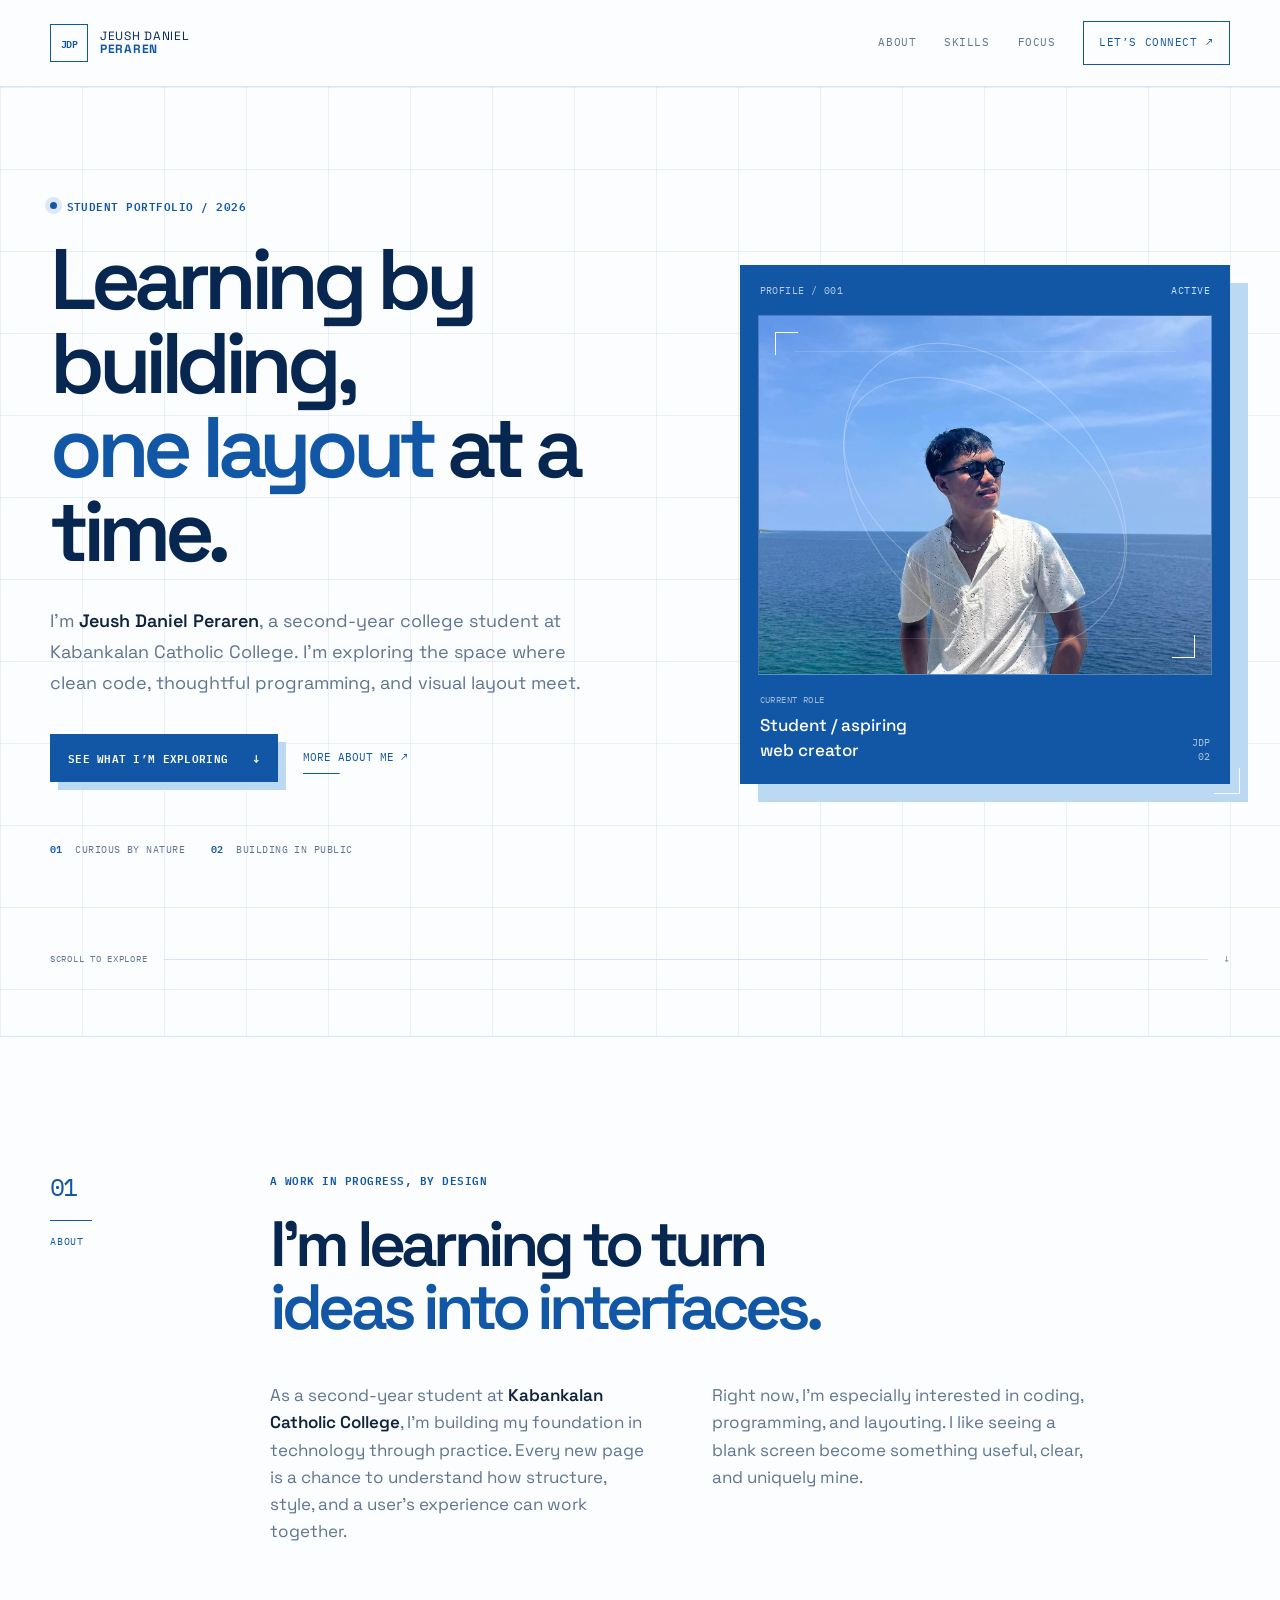
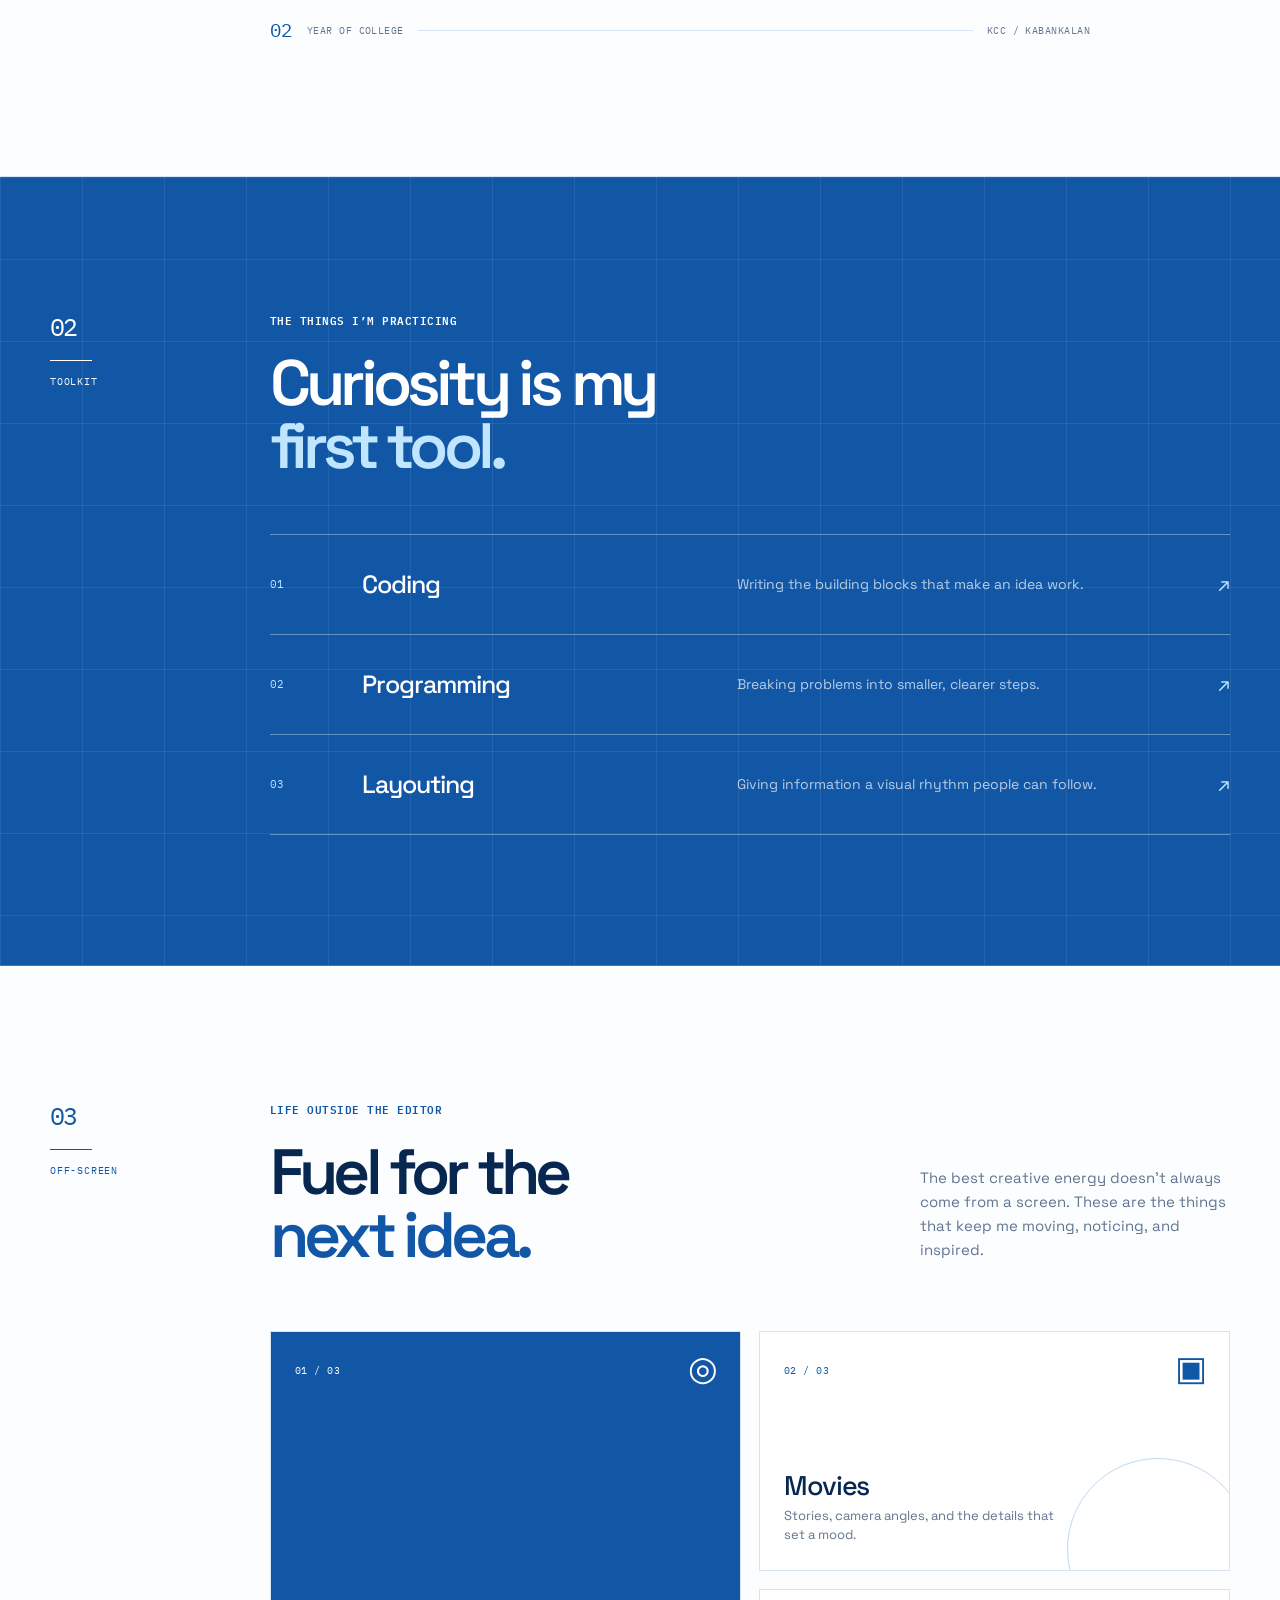
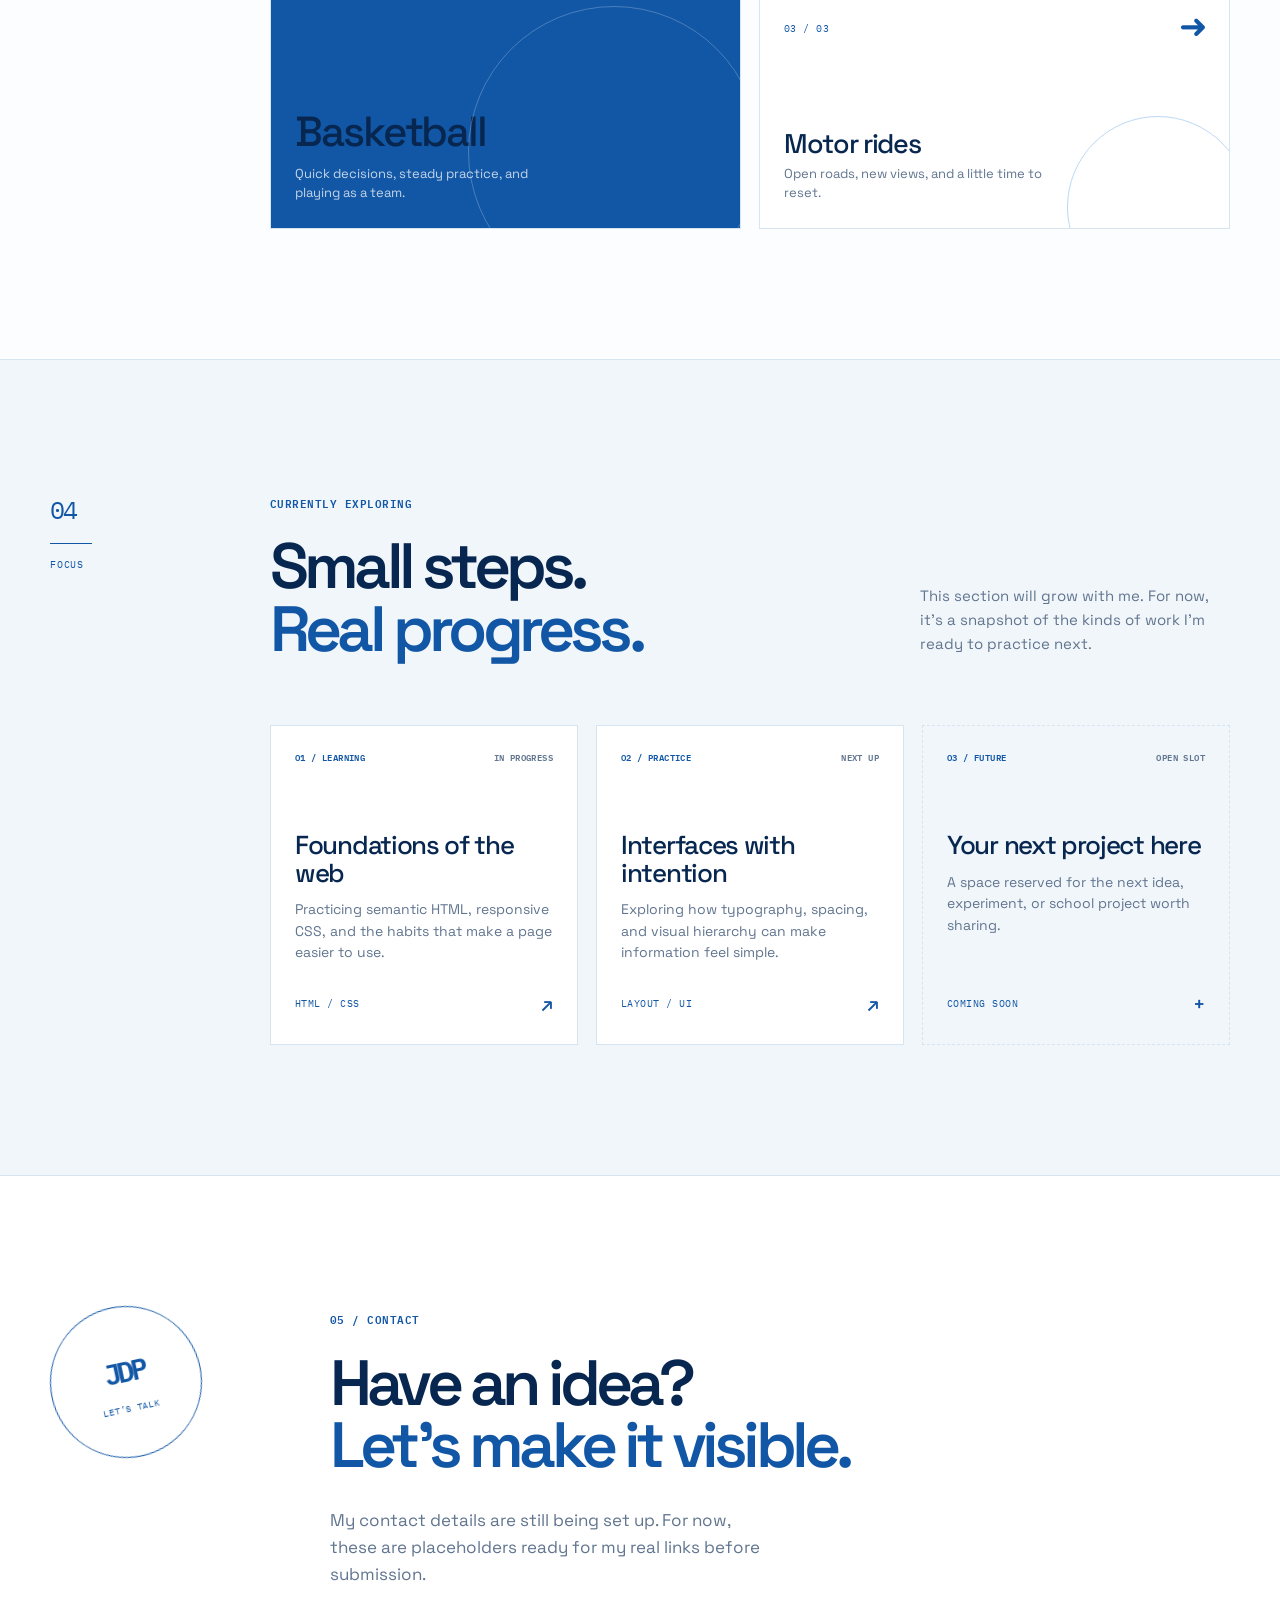
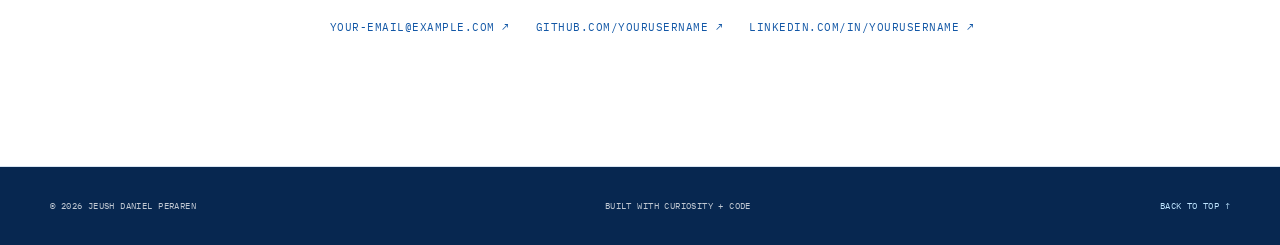
<file: index.html>
<!doctype html>
<html lang="en">
  <head>
    <meta charset="UTF-8" />
    <meta name="viewport" content="width=device-width, initial-scale=1.0" />
    <meta name="description" content="The personal portfolio of Jeush Daniel Peraren, a second-year college student exploring coding, programming, and layouting." />
    <meta name="theme-color" content="#1257A6" />
    <meta property="og:title" content="Jeush Daniel Peraren — Personal Portfolio" />
    <meta property="og:description" content="A blue-and-white student portfolio exploring coding, programming, and layouting." />
    <meta property="og:type" content="website" />
    <title>Jeush Daniel Peraren — Personal Portfolio</title>
    <link rel="icon" href="assets/avatar-mark.svg" type="image/svg+xml" />
    <link rel="preconnect" href="https://fonts.googleapis.com" />
    <link rel="preconnect" href="https://fonts.gstatic.com" crossorigin />
    <link href="https://fonts.googleapis.com/css2?family=IBM+Plex+Mono:wght@400;500;600&family=Space+Grotesk:wght@400;500;600;700&display=swap" rel="stylesheet" />
    <link rel="stylesheet" href="styles/main.css" />
  </head>
  <body>
    <a class="skip-link" href="#main-content">Skip to content</a>

    <header class="site-header">
      <div class="container header-inner">
        <a class="brand" href="#top" aria-label="Jeush Daniel Peraren home">
          <span class="brand-mark">JDP</span>
          <span class="brand-text">Jeush Daniel<br /><strong>Peraren</strong></span>
        </a>
        <nav class="site-nav" aria-label="Primary navigation">
          <a href="#about">About</a>
          <a href="#skills">Skills</a>
          <a href="#work">Focus</a>
          <a class="nav-cta" href="#contact">Let’s connect <span aria-hidden="true">↗</span></a>
        </nav>
      </div>
    </header>

    <main id="main-content">
      <section class="hero section-grid" id="top" aria-labelledby="hero-title">
        <div class="container hero-layout">
          <div class="hero-copy reveal">
            <p class="eyebrow"><span class="eyebrow-dot"></span> Student portfolio / 2026</p>
            <h1 id="hero-title">Learning by building,<br /><em>one layout</em> at a time.</h1>
            <p class="hero-intro">I’m <strong>Jeush Daniel Peraren</strong>, a second-year college student at Kabankalan Catholic College. I’m exploring the space where clean code, thoughtful programming, and visual layout meet.</p>
            <div class="hero-actions">
              <a class="button button-primary" href="#work">See what I’m exploring <span aria-hidden="true">↓</span></a>
              <a class="text-link" href="#about">More about me <span aria-hidden="true">↗</span></a>
            </div>
            <div class="hero-meta" aria-label="Student details">
              <span><b>01</b> Curious by nature</span>
              <span><b>02</b> Building in public</span>
            </div>
          </div>

          <div class="hero-art reveal reveal-delay" aria-label="Profile card for Jeush Daniel Peraren">
            <div class="art-topline"><span>PROFILE / 001</span><span>ACTIVE</span></div>
            <div class="portrait-frame">
              <img src="assets/profile-photo.jpg" alt="Jeush Daniel Peraren standing by the sea" />
              <span class="orbit orbit-one" aria-hidden="true"></span>
              <span class="orbit orbit-two" aria-hidden="true"></span>
              <span class="crosshair crosshair-top" aria-hidden="true"></span>
              <span class="crosshair crosshair-bottom" aria-hidden="true"></span>
            </div>
            <div class="art-caption">
              <div>
                <span class="mono-label">CURRENT ROLE</span>
                <strong>Student / aspiring<br />web creator</strong>
              </div>
              <span class="art-index">JDP<br />02</span>
            </div>
          </div>
        </div>
        <div class="hero-rule" aria-hidden="true"><span>SCROLL TO EXPLORE</span><span class="rule-line"></span><span>↓</span></div>
      </section>

      <section class="about section-block" id="about" aria-labelledby="about-title">
        <div class="container content-layout">
          <div class="section-marker"><span>01</span><span class="marker-line"></span><span>ABOUT</span></div>
          <div class="about-content">
            <p class="eyebrow">A work in progress, by design</p>
            <h2 id="about-title">I’m learning to turn<br /><span>ideas into interfaces.</span></h2>
            <div class="about-columns">
              <p>As a second-year student at <strong>Kabankalan Catholic College</strong>, I’m building my foundation in technology through practice. Every new page is a chance to understand how structure, style, and a user’s experience can work together.</p>
              <p>Right now, I’m especially interested in coding, programming, and layouting. I like seeing a blank screen become something useful, clear, and uniquely mine.</p>
            </div>
            <div class="about-fact"><span class="fact-number">02</span><span>Year of college</span><span class="fact-line"></span><span>KCC / Kabankalan</span></div>
          </div>
        </div>
      </section>

      <section class="skills section-block section-blue" id="skills" aria-labelledby="skills-title">
        <div class="container content-layout">
          <div class="section-marker section-marker-light"><span>02</span><span class="marker-line"></span><span>TOOLKIT</span></div>
          <div class="skills-content">
            <p class="eyebrow eyebrow-light">The things I’m practicing</p>
            <h2 id="skills-title">Curiosity is my<br /><span>first tool.</span></h2>
            <div class="skills-list">
              <div class="skill-row"><span class="skill-number">01</span><h3>Coding</h3><p>Writing the building blocks that make an idea work.</p><span class="skill-arrow" aria-hidden="true">↗</span></div>
              <div class="skill-row"><span class="skill-number">02</span><h3>Programming</h3><p>Breaking problems into smaller, clearer steps.</p><span class="skill-arrow" aria-hidden="true">↗</span></div>
              <div class="skill-row"><span class="skill-number">03</span><h3>Layouting</h3><p>Giving information a visual rhythm people can follow.</p><span class="skill-arrow" aria-hidden="true">↗</span></div>
            </div>
          </div>
        </div>
      </section>

      <section class="hobbies section-block" aria-labelledby="hobbies-title">
        <div class="container content-layout">
          <div class="section-marker"><span>03</span><span class="marker-line"></span><span>OFF-SCREEN</span></div>
          <div class="hobbies-content">
            <div class="split-heading">
              <div>
                <p class="eyebrow">Life outside the editor</p>
                <h2 id="hobbies-title">Fuel for the<br /><span>next idea.</span></h2>
              </div>
              <p class="heading-note">The best creative energy doesn’t always come from a screen. These are the things that keep me moving, noticing, and inspired.</p>
            </div>
            <div class="hobby-grid">
              <article class="hobby-card hobby-card-tall"><span class="card-index">01 / 03</span><span class="hobby-icon" aria-hidden="true">◎</span><h3>Basketball</h3><p>Quick decisions, steady practice, and playing as a team.</p></article>
              <article class="hobby-card"><span class="card-index">02 / 03</span><span class="hobby-icon" aria-hidden="true">▣</span><h3>Movies</h3><p>Stories, camera angles, and the details that set a mood.</p></article>
              <article class="hobby-card hobby-card-wide"><span class="card-index">03 / 03</span><span class="hobby-icon" aria-hidden="true">➜</span><h3>Motor rides</h3><p>Open roads, new views, and a little time to reset.</p></article>
            </div>
          </div>
        </div>
      </section>

      <section class="work section-block section-slate" id="work" aria-labelledby="work-title">
        <div class="container content-layout">
          <div class="section-marker"><span>04</span><span class="marker-line"></span><span>FOCUS</span></div>
          <div class="work-content">
            <div class="split-heading">
              <div>
                <p class="eyebrow">Currently exploring</p>
                <h2 id="work-title">Small steps.<br /><span>Real progress.</span></h2>
              </div>
              <p class="heading-note">This section will grow with me. For now, it’s a snapshot of the kinds of work I’m ready to practice next.</p>
            </div>
            <div class="project-list">
              <article class="project-card">
                <div class="project-top"><span class="project-tag">01 / LEARNING</span><span class="project-status">IN PROGRESS</span></div>
                <h3>Foundations of the web</h3>
                <p>Practicing semantic HTML, responsive CSS, and the habits that make a page easier to use.</p>
                <div class="project-footer"><span>HTML / CSS</span><span aria-hidden="true">↗</span></div>
              </article>
              <article class="project-card">
                <div class="project-top"><span class="project-tag">02 / PRACTICE</span><span class="project-status">NEXT UP</span></div>
                <h3>Interfaces with intention</h3>
                <p>Exploring how typography, spacing, and visual hierarchy can make information feel simple.</p>
                <div class="project-footer"><span>LAYOUT / UI</span><span aria-hidden="true">↗</span></div>
              </article>
              <article class="project-card project-card-muted">
                <div class="project-top"><span class="project-tag">03 / FUTURE</span><span class="project-status">OPEN SLOT</span></div>
                <h3>Your next project here</h3>
                <p>A space reserved for the next idea, experiment, or school project worth sharing.</p>
                <div class="project-footer"><span>COMING SOON</span><span aria-hidden="true">+</span></div>
              </article>
            </div>
          </div>
        </div>
      </section>

      <section class="contact section-block" id="contact" aria-labelledby="contact-title">
        <div class="container contact-layout">
          <div class="contact-stamp" aria-hidden="true"><span>JDP</span><small>LET’S TALK</small></div>
          <div>
            <p class="eyebrow">05 / Contact</p>
            <h2 id="contact-title">Have an idea?<br /><span>Let’s make it visible.</span></h2>
            <p class="contact-copy">My contact details are still being set up. For now, these are placeholders ready for my real links before submission.</p>
            <div class="contact-links">
              <a href="mailto:your-email@example.com">your-email@example.com <span aria-hidden="true">↗</span></a>
              <a href="https://github.com/yourusername" target="_blank" rel="noreferrer">github.com/yourusername <span aria-hidden="true">↗</span></a>
              <a href="https://linkedin.com/in/yourusername" target="_blank" rel="noreferrer">linkedin.com/in/yourusername <span aria-hidden="true">↗</span></a>
            </div>
          </div>
        </div>
      </section>
    </main>

    <footer class="site-footer">
      <div class="container footer-inner">
        <span>© 2026 Jeush Daniel Peraren</span>
        <span>Built with curiosity + code</span>
        <a href="#top">Back to top ↑</a>
      </div>
    </footer>
  </body>
</html>
</file>
<file: styles/main.css>
:root {
  --blue-950: #072750;
  --blue-900: #0b356f;
  --blue-800: #0f478d;
  --blue-700: #1257a6;
  --blue-500: #4d8fd4;
  --blue-200: #bcd9f4;
  --blue-100: #e6f1fc;
  --ink: #10233d;
  --muted: #61758f;
  --paper: #fbfdff;
  --white: #ffffff;
  --line: #d7e4f1;
  --slate: #f1f6fb;
  --font-display: "Space Grotesk", "Segoe UI", sans-serif;
  --font-mono: "IBM Plex Mono", "SFMono-Regular", Consolas, monospace;
  --container: 1180px;
  --shadow: 0 20px 55px rgba(10, 57, 112, 0.1);
}

* {
  box-sizing: border-box;
}

html {
  scroll-behavior: smooth;
}

body {
  margin: 0;
  color: var(--ink);
  background: var(--paper);
  font-family: var(--font-display);
  font-size: 16px;
  line-height: 1.6;
  overflow-x: hidden;
}

body::before {
  position: fixed;
  inset: 0;
  z-index: -1;
  background-image: linear-gradient(rgba(18, 87, 166, 0.035) 1px, transparent 1px), linear-gradient(90deg, rgba(18, 87, 166, 0.035) 1px, transparent 1px);
  background-size: 42px 42px;
  content: "";
  pointer-events: none;
}

::selection {
  color: var(--white);
  background: var(--blue-700);
}

a {
  color: inherit;
  text-decoration: none;
}

img {
  display: block;
  max-width: 100%;
}

.container {
  width: min(calc(100% - 64px), var(--container));
  margin: 0 auto;
}

.skip-link {
  position: fixed;
  top: 12px;
  left: 12px;
  z-index: 100;
  padding: 10px 14px;
  color: var(--white);
  background: var(--blue-950);
  transform: translateY(-160%);
  transition: transform 180ms ease;
}

.skip-link:focus {
  transform: translateY(0);
}

:focus-visible {
  outline: 3px solid var(--blue-500);
  outline-offset: 4px;
}

.site-header {
  position: relative;
  z-index: 10;
  border-bottom: 1px solid var(--line);
  background: rgba(251, 253, 255, 0.88);
  backdrop-filter: blur(16px);
}

.header-inner {
  display: flex;
  align-items: center;
  justify-content: space-between;
  min-height: 86px;
}

.brand {
  display: inline-flex;
  align-items: center;
  gap: 12px;
  color: var(--blue-950);
  line-height: 1.05;
}

.brand-mark {
  display: grid;
  width: 38px;
  height: 38px;
  place-items: center;
  border: 1px solid var(--blue-700);
  color: var(--blue-700);
  font-family: var(--font-mono);
  font-size: 10px;
  font-weight: 600;
  letter-spacing: -0.08em;
}

.brand-text {
  font-size: 12px;
  letter-spacing: 0.06em;
  text-transform: uppercase;
}

.brand-text strong {
  color: var(--blue-700);
  font-weight: 700;
}

.site-nav {
  display: flex;
  align-items: center;
  gap: 28px;
  color: var(--muted);
  font-family: var(--font-mono);
  font-size: 11px;
  letter-spacing: 0.05em;
  text-transform: uppercase;
}

.site-nav a {
  transition: color 180ms ease;
}

.site-nav a:hover {
  color: var(--blue-700);
}

.site-nav .nav-cta {
  display: inline-flex;
  align-items: center;
  gap: 9px;
  padding: 12px 15px;
  border: 1px solid var(--blue-700);
  color: var(--blue-700);
  transition: color 180ms ease, background 180ms ease, transform 180ms ease;
}

.site-nav .nav-cta:hover {
  color: var(--white);
  background: var(--blue-700);
  transform: translateY(-2px);
}

.section-grid {
  position: relative;
  background-color: var(--paper);
  background-image: linear-gradient(rgba(18, 87, 166, 0.08) 1px, transparent 1px), linear-gradient(90deg, rgba(18, 87, 166, 0.08) 1px, transparent 1px);
  background-size: 82px 82px;
}

.hero {
  min-height: 690px;
  padding: 104px 0 70px;
  border-bottom: 1px solid var(--line);
}

.hero-layout {
  display: grid;
  grid-template-columns: minmax(0, 1.1fr) minmax(330px, 0.9fr);
  align-items: center;
  gap: 90px;
}

.eyebrow,
.mono-label,
.project-tag,
.project-status,
.card-index,
.art-topline,
.hero-meta,
.about-fact,
.skill-number,
.project-footer,
.footer-inner,
.contact-links {
  font-family: var(--font-mono);
  letter-spacing: 0.045em;
  text-transform: uppercase;
}

.eyebrow {
  display: inline-flex;
  align-items: center;
  gap: 10px;
  margin: 0 0 24px;
  color: var(--blue-700);
  font-size: 11px;
  font-weight: 600;
}

.eyebrow-dot {
  display: inline-block;
  width: 7px;
  height: 7px;
  border-radius: 50%;
  background: var(--blue-700);
  box-shadow: 0 0 0 5px rgba(18, 87, 166, 0.12);
}

.hero h1,
.about h2,
.skills h2,
.hobbies h2,
.work h2,
.contact h2 {
  margin: 0;
  color: var(--blue-950);
  font-size: clamp(3.25rem, 6.7vw, 6.6rem);
  font-weight: 600;
  letter-spacing: -0.075em;
  line-height: 0.98;
  text-wrap: balance;
}

.hero h1 em,
.about h2 span,
.skills h2 span,
.hobbies h2 span,
.work h2 span,
.contact h2 span {
  color: var(--blue-700);
  font-style: normal;
}

.hero-intro {
  max-width: 550px;
  margin: 32px 0 0;
  color: var(--muted);
  font-size: 18px;
  line-height: 1.7;
}

.hero-intro strong {
  color: var(--ink);
  font-weight: 600;
}

.hero-actions {
  display: flex;
  flex-wrap: wrap;
  align-items: center;
  gap: 25px;
  margin-top: 36px;
}

.button {
  display: inline-flex;
  align-items: center;
  justify-content: space-between;
  gap: 25px;
  min-width: 224px;
  padding: 15px 18px;
  font-family: var(--font-mono);
  font-size: 11px;
  font-weight: 600;
  letter-spacing: 0.025em;
  text-transform: uppercase;
  transition: transform 180ms ease, box-shadow 180ms ease, background 180ms ease;
}

.button-primary {
  color: var(--white);
  background: var(--blue-700);
  box-shadow: 8px 8px 0 var(--blue-200);
}

.button-primary:hover {
  background: var(--blue-900);
  box-shadow: 4px 4px 0 var(--blue-200);
  transform: translate(4px, 4px);
}

.text-link {
  position: relative;
  color: var(--blue-700);
  font-family: var(--font-mono);
  font-size: 11px;
  text-transform: uppercase;
}

.text-link::after {
  position: absolute;
  right: 0;
  bottom: -7px;
  left: 0;
  height: 1px;
  background: var(--blue-700);
  content: "";
  transform: scaleX(0.35);
  transform-origin: left;
  transition: transform 180ms ease;
}

.text-link:hover::after {
  transform: scaleX(1);
}

.hero-meta {
  display: flex;
  flex-wrap: wrap;
  gap: 26px;
  margin-top: 58px;
  color: var(--muted);
  font-size: 10px;
}

.hero-meta b {
  margin-right: 6px;
  color: var(--blue-700);
  font-weight: 600;
}

.hero-art {
  position: relative;
  padding: 18px;
  color: var(--white);
  background: var(--blue-700);
  box-shadow: 18px 18px 0 var(--blue-200);
}

.hero-art::before,
.hero-art::after {
  position: absolute;
  width: 25px;
  height: 25px;
  border-color: var(--blue-700);
  content: "";
}

.hero-art::before {
  top: -10px;
  left: -10px;
  border-top: 1px solid;
  border-left: 1px solid;
}

.hero-art::after {
  right: -10px;
  bottom: -10px;
  border-right: 1px solid;
  border-bottom: 1px solid;
}

.art-topline {
  display: flex;
  justify-content: space-between;
  padding: 0 2px 16px;
  color: rgba(255, 255, 255, 0.7);
  font-size: 10px;
}

.art-topline span:last-child {
  color: #bfe5ff;
}

.portrait-frame {
  position: relative;
  display: grid;
  height: 360px;
  place-items: center;
  overflow: hidden;
  border: 1px solid rgba(255, 255, 255, 0.25);
  background: linear-gradient(145deg, #1e6dc5, #0a3979);
}

.portrait-frame::before,
.portrait-frame::after {
  position: absolute;
  inset: 14px;
  border: 1px solid rgba(255, 255, 255, 0.13);
  content: "";
}

.portrait-frame::after {
  inset: 35px;
  border: 0;
  border-top: 1px solid rgba(255, 255, 255, 0.13);
  border-bottom: 1px solid rgba(255, 255, 255, 0.13);
}

.portrait-frame img {
  position: absolute;
  inset: 0;
  z-index: 0;
  width: 100%;
  height: 100%;
  object-fit: cover;
}

.orbit {
  position: absolute;
  z-index: 1;
  border: 1px solid rgba(255, 255, 255, 0.28);
  border-radius: 50%;
}

.orbit-one {
  width: 315px;
  height: 190px;
  transform: rotate(34deg);
}

.orbit-two {
  width: 240px;
  height: 340px;
  transform: rotate(-39deg);
}

.crosshair {
  position: absolute;
  z-index: 3;
  width: 23px;
  height: 23px;
  border-color: rgba(255, 255, 255, 0.8);
}

.crosshair-top {
  top: 16px;
  left: 16px;
  border-top: 1px solid;
  border-left: 1px solid;
}

.crosshair-bottom {
  right: 16px;
  bottom: 16px;
  border-right: 1px solid;
  border-bottom: 1px solid;
}

.art-caption {
  display: flex;
  align-items: flex-end;
  justify-content: space-between;
  padding: 18px 2px 2px;
}

.mono-label {
  display: block;
  margin-bottom: 5px;
  color: rgba(255, 255, 255, 0.6);
  font-size: 9px;
}

.art-caption strong {
  font-size: 17px;
  font-weight: 500;
  line-height: 1.2;
}

.art-index {
  color: rgba(255, 255, 255, 0.65);
  font-family: var(--font-mono);
  font-size: 10px;
  line-height: 1.4;
  text-align: right;
}

.hero-rule {
  display: flex;
  align-items: center;
  gap: 16px;
  width: min(calc(100% - 64px), var(--container));
  margin: 94px auto 0;
  color: var(--muted);
  font-family: var(--font-mono);
  font-size: 9px;
  letter-spacing: 0.08em;
}

.rule-line {
  height: 1px;
  flex: 1;
  background: var(--line);
}

.section-block {
  padding: 130px 0;
  border-bottom: 1px solid var(--line);
}

.content-layout {
  display: grid;
  grid-template-columns: 130px minmax(0, 1fr);
  gap: 90px;
}

.section-marker {
  display: flex;
  flex-direction: column;
  align-items: flex-start;
  gap: 13px;
  color: var(--blue-700);
  font-family: var(--font-mono);
  font-size: 10px;
  letter-spacing: 0.08em;
  text-transform: uppercase;
}

.section-marker > span:first-child {
  font-size: 25px;
  letter-spacing: -0.07em;
}

.marker-line {
  display: block;
  width: 42px;
  height: 1px;
  background: currentColor;
}

.about h2,
.skills h2,
.hobbies h2,
.work h2,
.contact h2 {
  font-size: clamp(2.9rem, 5vw, 5.6rem);
}

.about-columns {
  display: grid;
  grid-template-columns: 1fr 1fr;
  gap: 64px;
  max-width: 820px;
  margin-top: 44px;
  color: var(--muted);
  font-size: 17px;
}

.about-columns p {
  margin: 0;
}

.about-columns strong {
  color: var(--ink);
  font-weight: 600;
}

.about-fact {
  display: flex;
  align-items: center;
  gap: 14px;
  max-width: 820px;
  margin-top: 70px;
  color: var(--muted);
  font-size: 10px;
}

.fact-number {
  color: var(--blue-700);
  font-size: 19px;
}

.fact-line {
  height: 1px;
  flex: 1;
  background: var(--line);
}

.section-blue {
  color: var(--white);
  background: var(--blue-700);
  border-color: rgba(255, 255, 255, 0.2);
}

.section-blue::before {
  position: absolute;
  top: 0;
  right: 0;
  bottom: 0;
  left: 0;
  background-image: linear-gradient(rgba(255, 255, 255, 0.08) 1px, transparent 1px), linear-gradient(90deg, rgba(255, 255, 255, 0.08) 1px, transparent 1px);
  background-size: 82px 82px;
  content: "";
  pointer-events: none;
}

.section-blue {
  position: relative;
}

.section-blue > .container {
  position: relative;
  z-index: 1;
}

.section-marker-light,
.eyebrow-light,
.skills h2 {
  color: var(--white);
}

.section-marker-light .marker-line {
  background: var(--white);
}

.skills h2 span {
  color: #bfe5ff;
}

.skills-list {
  margin-top: 56px;
  border-top: 1px solid rgba(255, 255, 255, 0.35);
}

.skill-row {
  display: grid;
  grid-template-columns: 68px minmax(150px, 0.8fr) minmax(200px, 1fr) 30px;
  align-items: center;
  gap: 24px;
  min-height: 100px;
  border-bottom: 1px solid rgba(255, 255, 255, 0.35);
  transition: padding 220ms ease, background 220ms ease;
}

.skill-row:hover {
  padding: 0 18px;
  background: rgba(255, 255, 255, 0.08);
}

.skill-number {
  color: #bfe5ff;
  font-size: 11px;
}

.skill-row h3 {
  margin: 0;
  font-size: 25px;
  font-weight: 500;
  letter-spacing: -0.04em;
}

.skill-row p {
  margin: 0;
  color: rgba(255, 255, 255, 0.7);
  font-size: 14px;
}

.skill-arrow {
  color: #bfe5ff;
  font-size: 20px;
  text-align: right;
  transition: transform 180ms ease;
}

.skill-row:hover .skill-arrow {
  transform: translate(3px, -3px);
}

.split-heading {
  display: flex;
  align-items: flex-end;
  justify-content: space-between;
  gap: 50px;
}

.heading-note {
  max-width: 310px;
  margin: 0 0 5px;
  color: var(--muted);
  font-size: 15px;
}

.hobby-grid {
  display: grid;
  grid-template-columns: 1fr 1fr;
  gap: 18px;
  margin-top: 64px;
}

.hobby-card {
  position: relative;
  min-height: 240px;
  padding: 24px;
  overflow: hidden;
  border: 1px solid var(--line);
  background: var(--white);
  transition: border-color 180ms ease, box-shadow 180ms ease, transform 180ms ease;
}

.hobby-card:hover {
  border-color: var(--blue-500);
  box-shadow: var(--shadow);
  transform: translateY(-5px);
}

.hobby-card::after {
  position: absolute;
  right: -20px;
  bottom: -70px;
  width: 180px;
  height: 180px;
  border: 1px solid var(--blue-200);
  border-radius: 50%;
  content: "";
}

.hobby-card-tall {
  grid-row: span 2;
  min-height: 498px;
  background: var(--blue-700);
}

.hobby-card-tall::after {
  width: 290px;
  height: 290px;
  border-color: rgba(255, 255, 255, 0.23);
}

.hobby-card-wide {
  grid-column: span 1;
}

.card-index {
  color: var(--blue-700);
  font-size: 10px;
}

.hobby-card-tall .card-index,
.hobby-card-tall h3,
.hobby-card-tall p,
.hobby-card-tall .hobby-icon {
  color: var(--white);
}

.hobby-icon {
  position: absolute;
  top: 20px;
  right: 22px;
  color: var(--blue-700);
  font-size: 34px;
  line-height: 1;
}

.hobby-card h3 {
  position: absolute;
  bottom: 63px;
  left: 24px;
  margin: 0;
  color: var(--blue-950);
  font-size: 27px;
  font-weight: 500;
  letter-spacing: -0.05em;
}

.hobby-card p {
  position: absolute;
  right: 24px;
  bottom: 25px;
  left: 24px;
  max-width: 270px;
  margin: 0;
  color: var(--muted);
  font-size: 13px;
  line-height: 1.5;
}

.hobby-card-tall h3 {
  font-size: 42px;
}

.hobby-card-tall p {
  max-width: 245px;
  color: rgba(255, 255, 255, 0.75);
}

.section-slate {
  background: var(--slate);
}

.project-list {
  display: grid;
  grid-template-columns: repeat(3, 1fr);
  gap: 18px;
  margin-top: 64px;
}

.project-card {
  display: flex;
  min-height: 310px;
  flex-direction: column;
  padding: 24px;
  border: 1px solid var(--line);
  background: var(--white);
  transition: border-color 180ms ease, box-shadow 180ms ease, transform 180ms ease;
}

.project-card:hover {
  border-color: var(--blue-500);
  box-shadow: var(--shadow);
  transform: translateY(-5px);
}

.project-card-muted {
  border-style: dashed;
  background: transparent;
}

.project-top,
.project-footer {
  display: flex;
  align-items: center;
  justify-content: space-between;
  gap: 15px;
}

.project-tag,
.project-status {
  color: var(--blue-700);
  font-size: 9px;
  font-weight: 600;
}

.project-status {
  color: var(--muted);
  text-align: right;
}

.project-card h3 {
  margin: 68px 0 12px;
  color: var(--blue-950);
  font-size: 26px;
  font-weight: 500;
  letter-spacing: -0.05em;
  line-height: 1.05;
}

.project-card p {
  margin: 0;
  color: var(--muted);
  font-size: 14px;
  line-height: 1.55;
}

.project-footer {
  margin-top: auto;
  padding-top: 24px;
  color: var(--blue-700);
  font-size: 10px;
}

.project-footer span:last-child {
  font-family: var(--font-display);
  font-size: 20px;
  font-weight: 500;
}

.contact {
  background: var(--white);
}

.contact-layout {
  display: grid;
  grid-template-columns: 180px minmax(0, 1fr);
  gap: 100px;
  align-items: start;
}

.contact-stamp {
  display: flex;
  width: 152px;
  height: 152px;
  flex-direction: column;
  align-items: center;
  justify-content: center;
  gap: 7px;
  border: 1px solid var(--blue-700);
  border-radius: 50%;
  color: var(--blue-700);
  transform: rotate(-12deg);
}

.contact-stamp span {
  font-family: var(--font-mono);
  font-size: 29px;
  font-weight: 600;
  letter-spacing: -0.12em;
}

.contact-stamp small {
  font-family: var(--font-mono);
  font-size: 9px;
  letter-spacing: 0.08em;
}

.contact-copy {
  max-width: 450px;
  margin: 30px 0;
  color: var(--muted);
  font-size: 17px;
}

.contact-links {
  display: flex;
  flex-wrap: wrap;
  gap: 12px 26px;
  color: var(--blue-700);
  font-size: 11px;
}

.contact-links a {
  position: relative;
}

.contact-links a::after {
  position: absolute;
  right: 0;
  bottom: -6px;
  left: 0;
  height: 1px;
  background: currentColor;
  content: "";
  transform: scaleX(0);
  transform-origin: left;
  transition: transform 180ms ease;
}

.contact-links a:hover::after {
  transform: scaleX(1);
}

.site-footer {
  color: rgba(255, 255, 255, 0.75);
  background: var(--blue-950);
}

.footer-inner {
  display: flex;
  align-items: center;
  justify-content: space-between;
  gap: 20px;
  min-height: 78px;
  font-size: 9px;
}

.footer-inner a {
  color: #bfe5ff;
}

.reveal {
  animation: rise-in 700ms 100ms both cubic-bezier(0.2, 0.75, 0.25, 1);
}

.reveal-delay {
  animation-delay: 220ms;
}

@keyframes rise-in {
  from {
    opacity: 0;
    transform: translateY(20px);
  }
  to {
    opacity: 1;
    transform: translateY(0);
  }
}

@media (max-width: 900px) {
  .hero-layout {
    gap: 60px;
  }

  .content-layout {
    grid-template-columns: 85px minmax(0, 1fr);
    gap: 45px;
  }

  .about-columns {
    gap: 30px;
  }

  .project-list {
    grid-template-columns: 1fr;
  }

  .project-card {
    min-height: 260px;
  }

  .project-card h3 {
    margin-top: 48px;
  }
}

@media (max-width: 700px) {
  .container,
  .hero-rule {
    width: min(calc(100% - 38px), var(--container));
  }

  .header-inner {
    min-height: 74px;
  }

  .site-nav {
    gap: 12px;
    font-size: 9px;
  }

  .site-nav > a:not(.nav-cta) {
    display: none;
  }

  .site-nav .nav-cta {
    padding: 10px 11px;
  }

  .hero {
    min-height: auto;
    padding: 76px 0 55px;
  }

  .hero-layout {
    grid-template-columns: 1fr;
    gap: 58px;
  }

  .hero h1,
  .about h2,
  .skills h2,
  .hobbies h2,
  .work h2,
  .contact h2 {
    font-size: clamp(2.8rem, 14vw, 4.6rem);
  }

  .hero-intro {
    font-size: 16px;
  }

  .hero-art {
    max-width: 430px;
    margin-left: 14px;
  }

  .portrait-frame {
    height: 300px;
  }

  .hero-rule {
    margin-top: 76px;
  }

  .section-block {
    padding: 86px 0;
  }

  .content-layout {
    display: block;
  }

  .section-marker {
    flex-direction: row;
    align-items: center;
    gap: 10px;
    margin-bottom: 42px;
  }

  .section-marker > span:first-child {
    font-size: 19px;
  }

  .section-marker .marker-line {
    width: 28px;
  }

  .section-marker-light {
    color: var(--white);
  }

  .about-columns {
    grid-template-columns: 1fr;
    gap: 20px;
    margin-top: 30px;
    font-size: 16px;
  }

  .about-fact {
    margin-top: 48px;
    font-size: 9px;
  }

  .skill-row {
    grid-template-columns: 36px minmax(0, 1fr) 20px;
    gap: 12px;
    min-height: 125px;
  }

  .skill-row p {
    grid-column: 2 / 3;
    grid-row: 2;
    margin-top: -25px;
    font-size: 13px;
  }

  .skill-row h3 {
    font-size: 21px;
  }

  .split-heading {
    display: block;
  }

  .heading-note {
    margin-top: 27px;
    font-size: 14px;
  }

  .hobby-grid {
    grid-template-columns: 1fr;
    margin-top: 42px;
  }

  .hobby-card,
  .hobby-card-tall,
  .hobby-card-wide {
    grid-column: auto;
    grid-row: auto;
    min-height: 260px;
  }

  .hobby-card-tall h3 {
    font-size: 34px;
  }

  .project-list {
    margin-top: 42px;
  }

  .contact-layout {
    grid-template-columns: 1fr;
    gap: 42px;
  }

  .contact-stamp {
    width: 120px;
    height: 120px;
  }

  .contact-stamp span {
    font-size: 23px;
  }

  .contact-copy {
    font-size: 16px;
  }

  .contact-links {
    flex-direction: column;
    align-items: flex-start;
    font-size: 10px;
  }

  .footer-inner {
    min-height: 105px;
    flex-wrap: wrap;
    justify-content: flex-start;
    align-content: center;
    gap: 8px 18px;
  }

  .footer-inner a {
    width: 100%;
  }
}

@media (prefers-reduced-motion: reduce) {
  html {
    scroll-behavior: auto;
  }

  *,
  *::before,
  *::after {
    animation-duration: 0.01ms !important;
    animation-iteration-count: 1 !important;
    transition-duration: 0.01ms !important;
  }
}
</file>
